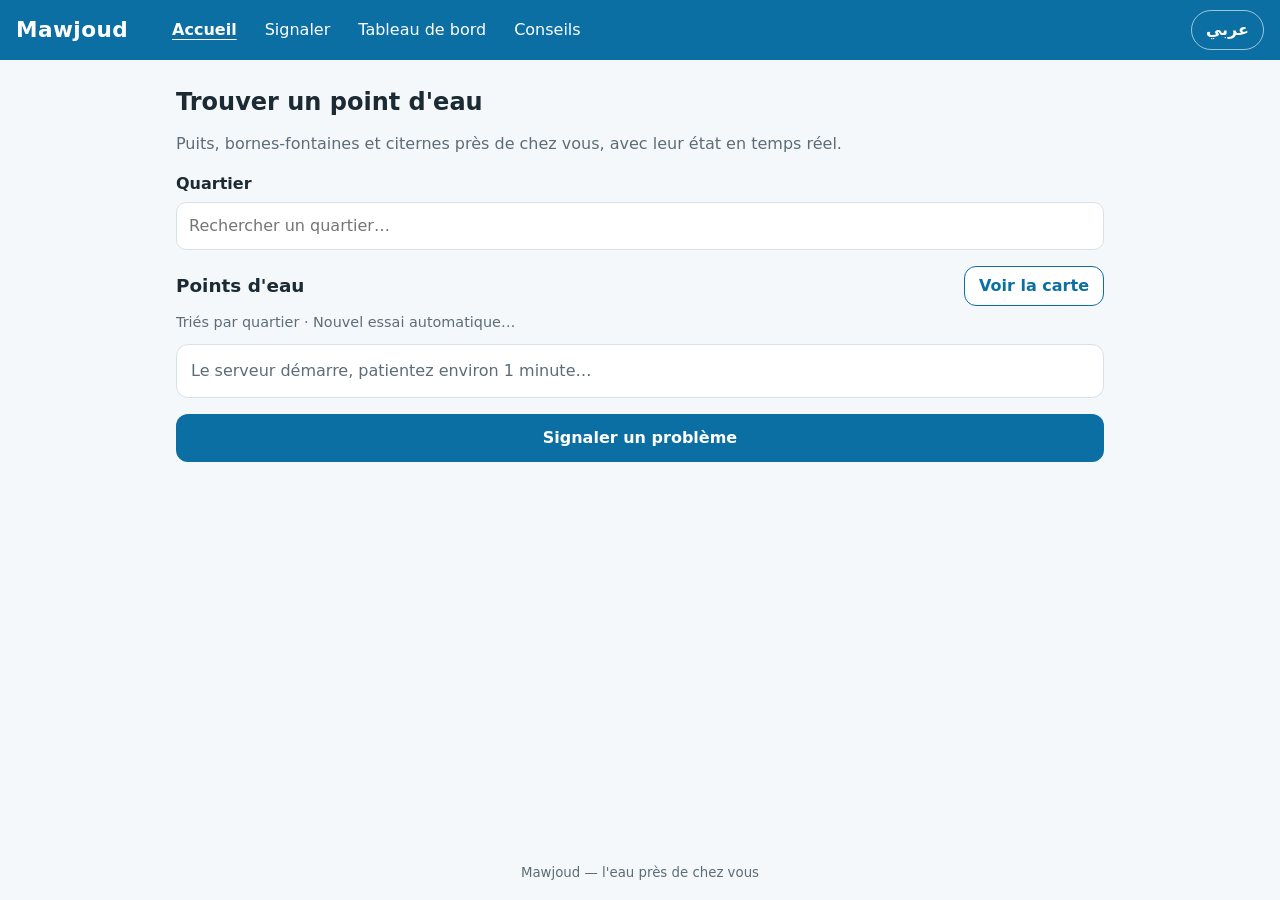
<file: frontend/index.html>
<!doctype html>
<html lang="fr" dir="ltr">
<head>
  <meta charset="utf-8">
  <meta name="viewport" content="width=device-width, initial-scale=1">
  <title data-i18n="title.home">Mawjoud — Points d'eau</title>
  <script>
    // Starts GET /points while CSS/JS download (saves one round trip on slow networks).
    // Inline on purpose: an external script would run too late. Same rule as js/config.js —
    // keep both in sync (a mismatch only wastes the preload, it doesn't break the page).
    (function () {
      var h = location.hostname;
      var local = location.protocol === "file:" || !h || h === "localhost" || h === "127.0.0.1" ||
        h === "[::1]" || /\.localhost$/.test(h) || /^(10|192\.168|172\.(1[6-9]|2\d|3[01]))\./.test(h);
      var link = document.createElement("link");
      link.rel = "preload";
      link.as = "fetch";
      link.crossOrigin = "anonymous";
      link.href = (local ? "http://" + (h || "localhost") + ":8000" : "https://mawjoud-api-danc.onrender.com") + "/points";
      document.head.appendChild(link);
    })();
  </script>
  <!-- Emoji favicon inlined: saves the /favicon.ico request (a 404 otherwise). -->
  <link rel="icon" href="data:image/svg+xml,%3Csvg xmlns='http://www.w3.org/2000/svg' viewBox='0 0 100 100'%3E%3Ctext y='.9em' font-size='90'%3E💧%3C/text%3E%3C/svg%3E">
  <link rel="stylesheet" href="css/style.css?v=2">
  <!-- Deferred: downloaded in parallel, run in order after parsing, never block rendering. -->
  <script src="js/config.js?v=2" defer></script>
  <script src="js/i18n.js?v=2" defer></script>
  <script src="js/api.js?v=2" defer></script>
  <script src="js/carte.js?v=2" defer></script>
</head>
<body>
  <header class="site-header">
    <a class="logo" href="index.html">Mawjoud</a>
    <button class="lang-toggle" type="button" data-lang-toggle>عربي</button>
    <input type="checkbox" id="nav-toggle" class="nav-toggle" hidden>
    <label for="nav-toggle" class="nav-burger" data-i18n-aria="nav.menu" aria-label="Menu"><span></span></label>
    <nav class="site-nav">
      <a href="index.html" aria-current="page" data-i18n="nav.home">Accueil</a>
      <a href="signaler.html" data-i18n="nav.report">Signaler</a>
      <a href="dashboard.html" data-i18n="nav.dashboard">Tableau de bord</a>
      <a href="conseils.html" data-i18n="nav.tips">Conseils</a>
    </nav>
  </header>
  <main class="container">
    <div id="alert-banner" class="alert-banner" role="alert" hidden></div>
    <h1 data-i18n="home.title">Trouver un point d'eau</h1>
    <p class="lead" data-i18n="home.lead">Puits, bornes-fontaines et citernes près de chez vous, avec leur état en temps réel.</p>
    <label class="field">
      <span data-i18n="home.search_label">Quartier</span>
      <input type="search" id="search" data-i18n-placeholder="home.search_ph" placeholder="Rechercher un quartier…">
    </label>
    <div class="list-head">
      <h2 data-i18n="home.list_title">Points d'eau</h2>
      <button type="button" id="map-toggle" class="btn btn-outline" aria-expanded="false" aria-controls="map">Voir la carte</button>
    </div>
    <p id="list-status" class="list-status" role="status" aria-live="polite"></p>
    <div id="map" class="map" dir="ltr" hidden></div>
    <ul id="points" class="card-list">
      <li class="card muted" data-i18n="common.loading">Chargement…</li>
    </ul>
    <a class="btn btn-primary btn-block" href="signaler.html" data-i18n="home.cta_report">Signaler un problème</a>
  </main>
  <footer class="site-footer"><small data-i18n="footer.text">Mawjoud — l'eau près de chez vous</small></footer>
</body>
</html>
</file>
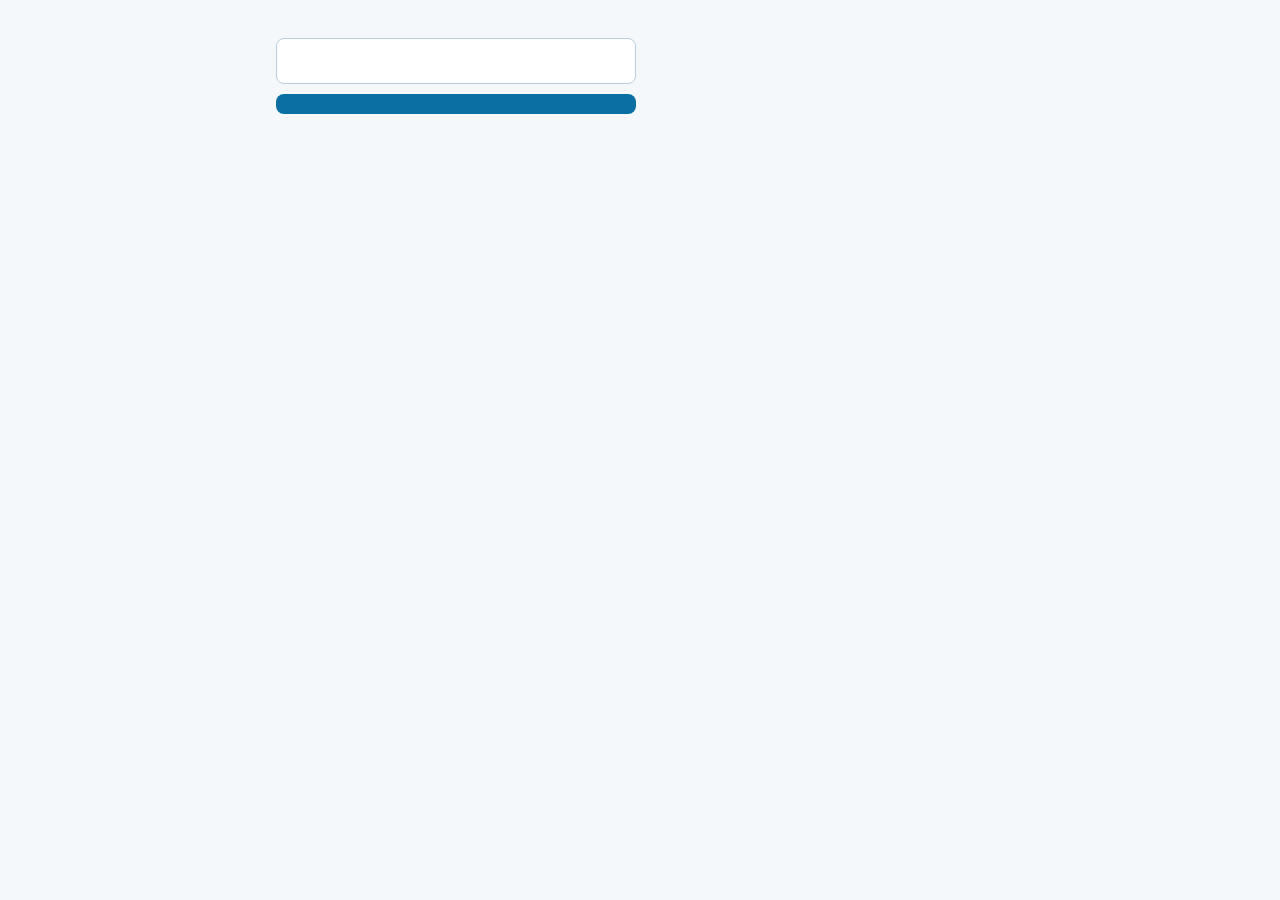
<file: frontend/admin.html>
<!doctype html>
<html lang="fr">
<head>
  <meta charset="utf-8">
  <meta name="viewport" content="width=device-width, initial-scale=1">
  <meta name="robots" content="noindex">
  <title>Mawjoud</title>
  <link rel="stylesheet" href="css/style.css">
  <style>
    main { padding: 16px; max-width: 760px; width: 100%; margin: 0 auto; display: grid; gap: 12px; }
    input, select, button { font: inherit; padding: 10px; border: 1px solid #b9cfdd; border-radius: 8px; }
    button { background: #0b6fa4; color: #fff; border: 0; font-weight: 700; cursor: pointer; }
    button:disabled { opacity: .6; }
    #login { display: grid; gap: 10px; max-width: 360px; }
    #tableau[hidden], #login[hidden] { display: none; }
    .barre { display: flex; gap: 8px; align-items: center; flex-wrap: wrap; }
    ul { list-style: none; margin: 0; padding: 0; display: grid; gap: 8px; }
    li { background: #fff; border: 1px solid #d5e3ec; border-radius: 10px; padding: 12px;
         display: grid; grid-template-columns: auto 1fr auto; gap: 10px; align-items: center; }
    .badge { min-width: 44px; text-align: center; padding: 6px; border-radius: 999px; font-weight: 700; color: #fff; }
    .u-haute { background: #c62828; } .u-moy { background: #e08a00; } .u-basse { background: #2e7d32; }
    .info small { color: #4b6578; display: block; }
    .info p { margin: 4px 0 0; overflow-wrap: anywhere; }
    #message { color: #8a1c12; min-height: 1.2em; }
    /* Zone des graphiques */
    #graphes { display: grid; gap: 12px; }
    #graphes h2 { margin: 8px 0 0; font-size: 1.05rem; }
    #graphes figure { margin: 0; background: #fff; border: 1px solid #d5e3ec; border-radius: 10px; padding: 12px; overflow-x: auto; }
    #graphes figcaption { font-weight: 700; margin-bottom: 6px; }
    #graphes svg { width: 100%; max-width: 520px; height: auto; display: block; }
    #graphes .lbl { font-size: 11px; fill: #4b6578; }
    #graphes .val { font-size: 11px; fill: #12324a; font-weight: 700; }
    #graphes .bar { fill: #0b6fa4; }
    #graphes .axe { stroke: #b9cfdd; }
    #graphes .courbe { fill: none; stroke: #0b6fa4; stroke-width: 2.5; stroke-linejoin: round; }
    #graphes .pt { fill: #0b6fa4; }
    #graphes table { border-collapse: collapse; font-size: 12px; }
    #graphes td { padding: 6px; border: 1px solid #e3edf3; text-align: center; white-space: nowrap; }
    #graphes td:first-child { text-align: start; color: #4b6578; }
    #graphes .case { min-width: 34px; font-weight: 700; }
  </style>
</head>
<body>
  <header><h1 data-i18n="adm_titre"></h1></header>
  <main>
    <form id="login">
      <label for="mdp" data-i18n="adm_mdp"></label>
      <input id="mdp" type="password" autocomplete="current-password" required>
      <button type="submit" data-i18n="adm_connexion"></button>
    </form>
    <section id="tableau" hidden>
      <div class="barre">
        <label for="quartier" data-i18n="adm_quartier"></label>
        <select id="quartier"><option value="" data-i18n="adm_tous"></option></select>
        <span id="compte"></span>
      </div>
      <ul id="liste"></ul>
      <section id="graphes">
        <h2 data-i18n="ch_titre"></h2>
        <strong id="g-ouverts"></strong>
        <figure><figcaption data-i18n="ch_quartier"></figcaption><div id="g-quartier"></div></figure>
        <figure><figcaption data-i18n="ch_jours"></figcaption><div id="g-jours"></div></figure>
        <figure><figcaption data-i18n="ch_chaleur"></figcaption><div id="g-chaleur"></div></figure>
      </section>
    </section>
    <div id="message" role="status" aria-live="polite"></div>
  </main>
  <script src="js/config.js"></script>
  <script src="js/i18n.js"></script>
  <script src="js/admin.js"></script>
  <script src="js/charts.js"></script>
</body>
</html>
</file>
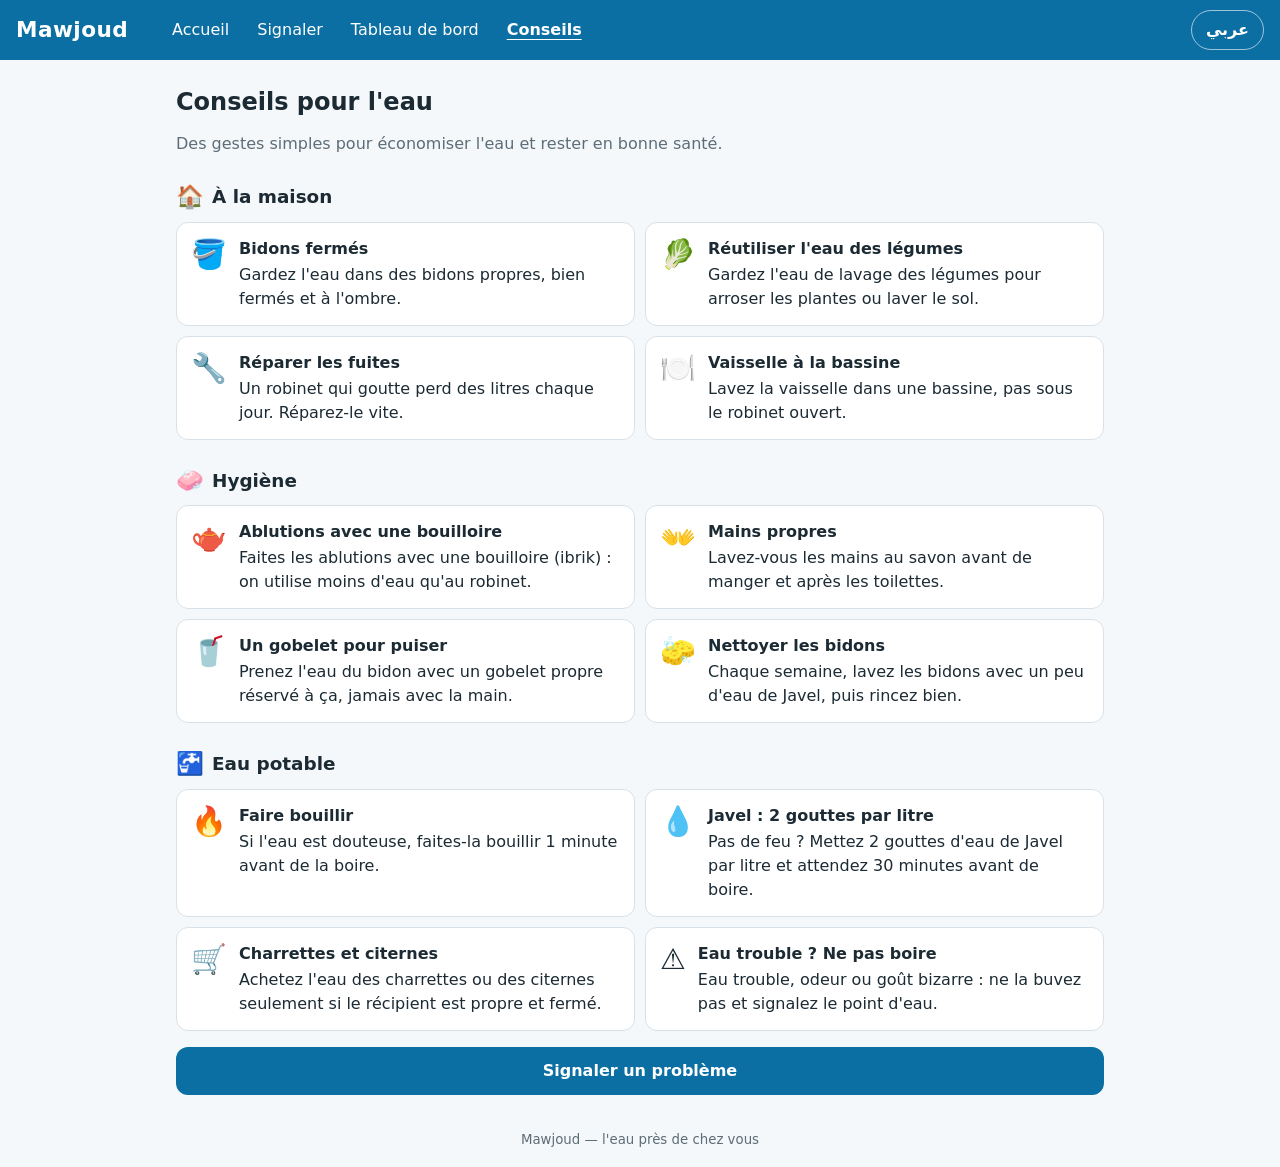
<file: frontend/conseils.html>
<!doctype html>
<html lang="fr" dir="ltr">
<head>
  <meta charset="utf-8">
  <meta name="viewport" content="width=device-width, initial-scale=1">
  <title data-i18n="title.tips">Conseils — Mawjoud</title>
  <link rel="stylesheet" href="css/style.css?v=2">
  <style>
    /* Page-specific: text cards with an emoji, no images. */
    .tips-intro { margin-bottom: 8px; }
    .tip-section { margin-top: 20px; }
    .tip-section h2 { display: flex; align-items: center; gap: 8px; }
    .tip-section h2 .tip-emoji { font-size: 1.4rem; }
    .tip { display: flex; align-items: flex-start; gap: 12px; }
    .tip .tip-emoji { flex: none; font-size: 1.8rem; line-height: 1.2; }
    .tip h3 { margin: 0 0 2px; }
    .tip p { margin: 0; color: var(--text); }
    @media (min-width: 720px) {
      .tip-section .card-list { grid-template-columns: 1fr 1fr; }
    }
  </style>
</head>
<body>
  <header class="site-header">
    <a class="logo" href="index.html">Mawjoud</a>
    <button class="lang-toggle" type="button" data-lang-toggle>عربي</button>
    <input type="checkbox" id="nav-toggle" class="nav-toggle" hidden>
    <label for="nav-toggle" class="nav-burger" data-i18n-aria="nav.menu" aria-label="Menu"><span></span></label>
    <nav class="site-nav">
      <a href="index.html" data-i18n="nav.home">Accueil</a>
      <a href="signaler.html" data-i18n="nav.report">Signaler</a>
      <a href="dashboard.html" data-i18n="nav.dashboard">Tableau de bord</a>
      <a href="conseils.html" aria-current="page" data-i18n="nav.tips">Conseils</a>
    </nav>
  </header>
  <main class="container">
    <h1 data-i18n="tips.title">Conseils pour l'eau</h1>
    <p class="lead tips-intro" data-i18n="tips.intro">Des gestes simples pour économiser l'eau et rester en bonne santé.</p>
    <div id="tips" aria-live="polite"></div>
    <a class="btn btn-primary btn-block" href="signaler.html" data-i18n="home.cta_report">Signaler un problème</a>
  </main>
  <footer class="site-footer"><small data-i18n="footer.text">Mawjoud — l'eau près de chez vous</small></footer>
  <script src="js/config.js?v=2"></script>
  <script src="js/i18n.js?v=2"></script>
  <script src="js/api.js?v=2"></script>
  <script src="js/conseils.js?v=2"></script>
</body>
</html>
</file>
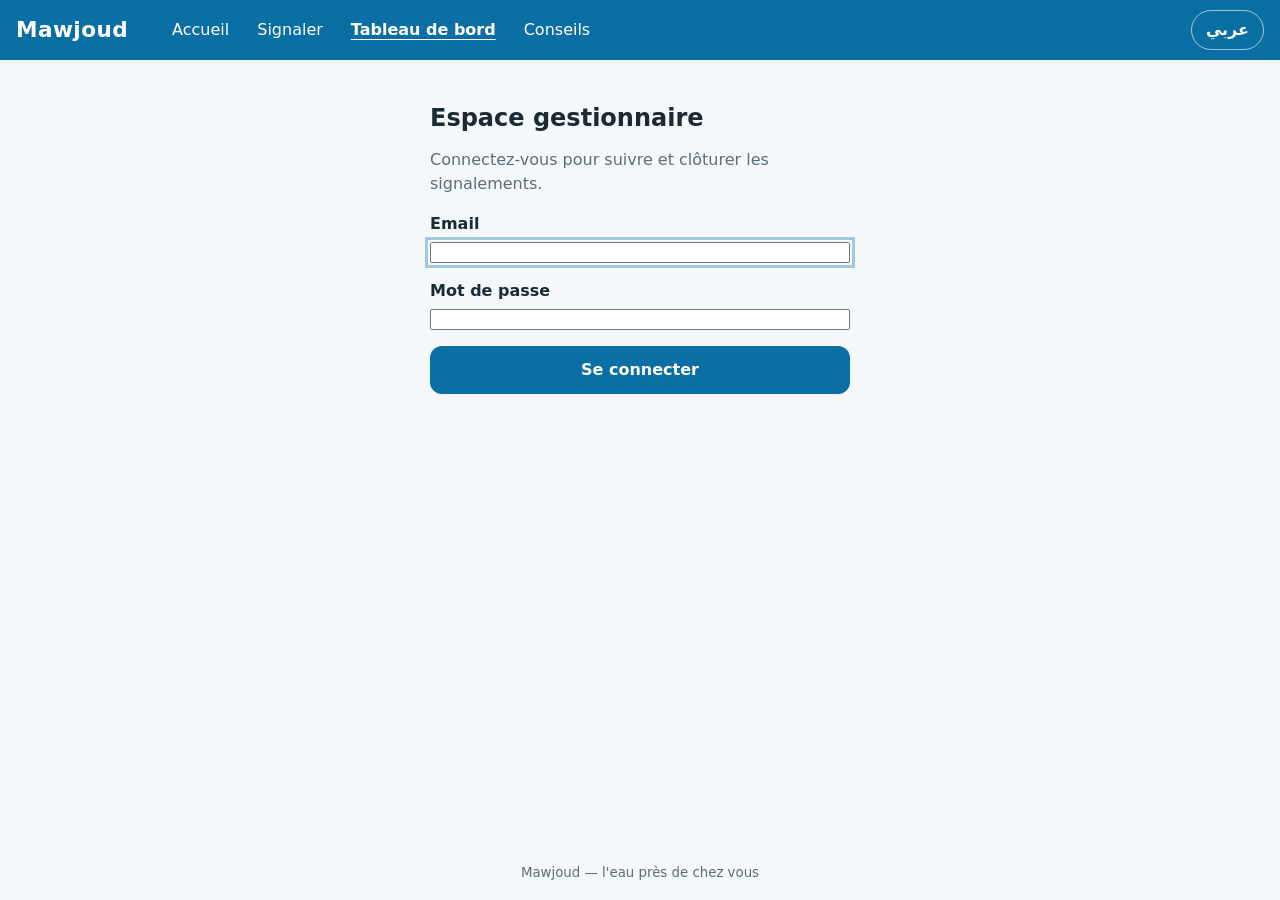
<file: frontend/dashboard.html>
<!doctype html>
<html lang="fr" dir="ltr">
<head>
  <meta charset="utf-8">
  <meta name="viewport" content="width=device-width, initial-scale=1">
  <title data-i18n="title.dashboard">Tableau de bord — Mawjoud</title>
  <link rel="stylesheet" href="css/style.css?v=2">
  <style>
    /* Charts & heat map (dashboard only; Chart.js / Leaflet are loaded by js/graphiques.js after login) */
    .charts { margin-top: 24px; }
    .charts-grid { display: grid; gap: 12px; }
    @media (min-width: 900px) { .charts-grid { grid-template-columns: 1fr 1fr; } .chart-card.wide { grid-column: 1 / -1; } }
    .chart-card { margin: 0; background: var(--surface); border: 1px solid var(--border); border-radius: var(--radius); padding: 14px; min-width: 0; }
    .chart-card h3 { margin: 0 0 8px; font-size: 1rem; }
    .chart-box { position: relative; height: 260px; }
    .chart-note { margin: 8px 0 0; font-size: .8rem; color: var(--muted); }
    .heatmap { height: 340px; border-radius: 10px; overflow: hidden; background: #e4edf2; display: grid; place-items: center; color: var(--muted); }
    .heatmap.leaflet-container { display: block; }
    .heat-legend { display: flex; align-items: center; gap: 8px; margin-top: 8px; font-size: .8rem; color: var(--muted); }
    .heat-legend .scale { flex: 0 0 120px; height: 10px; border-radius: 5px; background: linear-gradient(90deg, #2b83ba, #abdda4, #ffffbf, #fdae61, #d7191c); }
    html[dir="rtl"] .heat-legend .scale { background: linear-gradient(270deg, #2b83ba, #abdda4, #ffffbf, #fdae61, #d7191c); }
  </style>
</head>
<body>
  <header class="site-header">
    <a class="logo" href="index.html">Mawjoud</a>
    <button class="lang-toggle" type="button" data-lang-toggle>عربي</button>
    <input type="checkbox" id="nav-toggle" class="nav-toggle" hidden>
    <label for="nav-toggle" class="nav-burger" data-i18n-aria="nav.menu" aria-label="Menu"><span></span></label>
    <nav class="site-nav">
      <a href="index.html" data-i18n="nav.home">Accueil</a>
      <a href="signaler.html" data-i18n="nav.report">Signaler</a>
      <a href="dashboard.html" aria-current="page" data-i18n="nav.dashboard">Tableau de bord</a>
      <a href="conseils.html" data-i18n="nav.tips">Conseils</a>
    </nav>
  </header>
  <main class="container">
    <!-- Login -->
    <section id="login-view" class="login-box" hidden>
      <h1 data-i18n="dash.login_title">Espace gestionnaire</h1>
      <p class="lead" data-i18n="dash.login_lead">Connectez-vous pour suivre et clôturer les signalements.</p>
      <form id="login-form" class="form" novalidate>
        <label class="field">
          <span data-i18n="dash.email">Email</span>
          <input type="email" id="login-email" autocomplete="username" required dir="ltr">
        </label>
        <label class="field">
          <span data-i18n="dash.password">Mot de passe</span>
          <input type="password" id="login-password" autocomplete="current-password" required dir="ltr">
        </label>
        <button class="btn btn-primary btn-block" type="submit" id="login-btn">
          <span class="when-idle" data-i18n="dash.login_btn">Se connecter</span>
          <span class="when-busy" data-i18n="dash.login_busy">Connexion…</span>
        </button>
        <p id="login-msg" class="msg" role="alert"></p>
      </form>
    </section>

    <!-- Dashboard -->
    <section id="dash-view" hidden>
      <div class="dash-head">
        <h1 data-i18n="dash.title">Tableau de bord</h1>
        <button type="button" id="logout-btn" class="link-btn" data-i18n="dash.logout">Se déconnecter</button>
      </div>

      <p id="kpi-sentence" class="kpi-sentence" aria-live="polite"></p>
      <section class="stats kpis" aria-label="Chiffres clés">
        <div class="stat"><span class="stat-value" id="kpi-week">–</span><span class="stat-label" data-i18n="dash.kpi_week">Pannes cette semaine</span></div>
        <div class="stat"><span class="stat-value" id="kpi-open">–</span><span class="stat-label" data-i18n="dash.kpi_open">Signalements ouverts</span></div>
        <div class="stat"><span class="stat-value" id="kpi-repair">–</span><span class="stat-label" data-i18n="dash.kpi_repair">Temps moyen de réparation</span></div>
        <div class="stat"><span class="stat-value stat-text" id="kpi-top">–</span><span class="stat-label" id="kpi-top-label" data-i18n="dash.kpi_top">Quartier le plus touché</span></div>
      </section>
      <div id="alerts" class="alerts" aria-live="polite"></div>

      <section class="charts" aria-labelledby="charts-title">
        <h2 id="charts-title" data-i18n="chart.section">Analyses</h2>
        <p id="charts-msg" class="msg" role="status"></p>
        <div class="charts-grid">
          <figure class="chart-card">
            <h3 data-i18n="chart.quartier_title">Pannes par quartier</h3>
            <div class="chart-box"><canvas id="chart-quartier" role="img" data-i18n-aria="chart.quartier_title" aria-label="Pannes par quartier"></canvas></div>
          </figure>
          <figure class="chart-card">
            <h3 data-i18n="chart.type_title">Signalements par type</h3>
            <div class="chart-box"><canvas id="chart-type" role="img" data-i18n-aria="chart.type_title" aria-label="Signalements par type"></canvas></div>
          </figure>
          <figure class="chart-card wide">
            <h3 data-i18n="chart.semaine_title">Pannes et signalements par semaine</h3>
            <div class="chart-box"><canvas id="chart-semaine" role="img" data-i18n-aria="chart.semaine_title" aria-label="Pannes et signalements par semaine"></canvas></div>
          </figure>
          <figure class="chart-card wide">
            <h3 data-i18n="chart.heat_title">Carte de chaleur des pannes</h3>
            <div id="heatmap" class="heatmap" dir="ltr"></div>
            <div class="heat-legend"><span data-i18n="chart.heat_low">Peu</span><span class="scale" aria-hidden="true"></span><span data-i18n="chart.heat_high">Beaucoup</span></div>
            <p class="chart-note" data-i18n="chart.heat_note">Intensité = pannes signalées dans chaque quartier, réparties sur ses points d'eau.</p>
          </figure>
        </div>
      </section>

      <div class="list-head">
        <h2 data-i18n="dash.open_reports">Signalements ouverts</h2>
        <button type="button" id="refresh-btn" class="btn btn-outline btn-small" data-i18n="dash.refresh">Actualiser</button>
      </div>
      <p id="dash-msg" class="msg" role="status" aria-live="polite"></p>
      <div class="table-wrap">
        <table class="reports-table">
          <thead>
            <tr>
              <th data-i18n="dash.col_urgence">Urgence</th>
              <th data-i18n="dash.col_point">Point d'eau</th>
              <th data-i18n="dash.col_probleme">Problème</th>
              <th data-i18n="dash.col_date">Date</th>
              <th data-i18n="dash.col_photo">Photo</th>
              <th><span class="visually-hidden" data-i18n="dash.col_action">Action</span></th>
            </tr>
          </thead>
          <tbody id="reports-body">
            <tr><td colspan="6" class="muted" data-i18n="common.loading">Chargement…</td></tr>
          </tbody>
        </table>
      </div>
    </section>
  </main>
  <footer class="site-footer"><small data-i18n="footer.text">Mawjoud — l'eau près de chez vous</small></footer>
  <script src="js/config.js?v=2"></script>
  <script src="js/i18n.js?v=2"></script>
  <script src="js/api.js?v=2"></script>
  <script src="js/dashboard.js?v=2"></script>
  <script src="js/graphiques.js?v=2"></script>
</body>
</html>
</file>
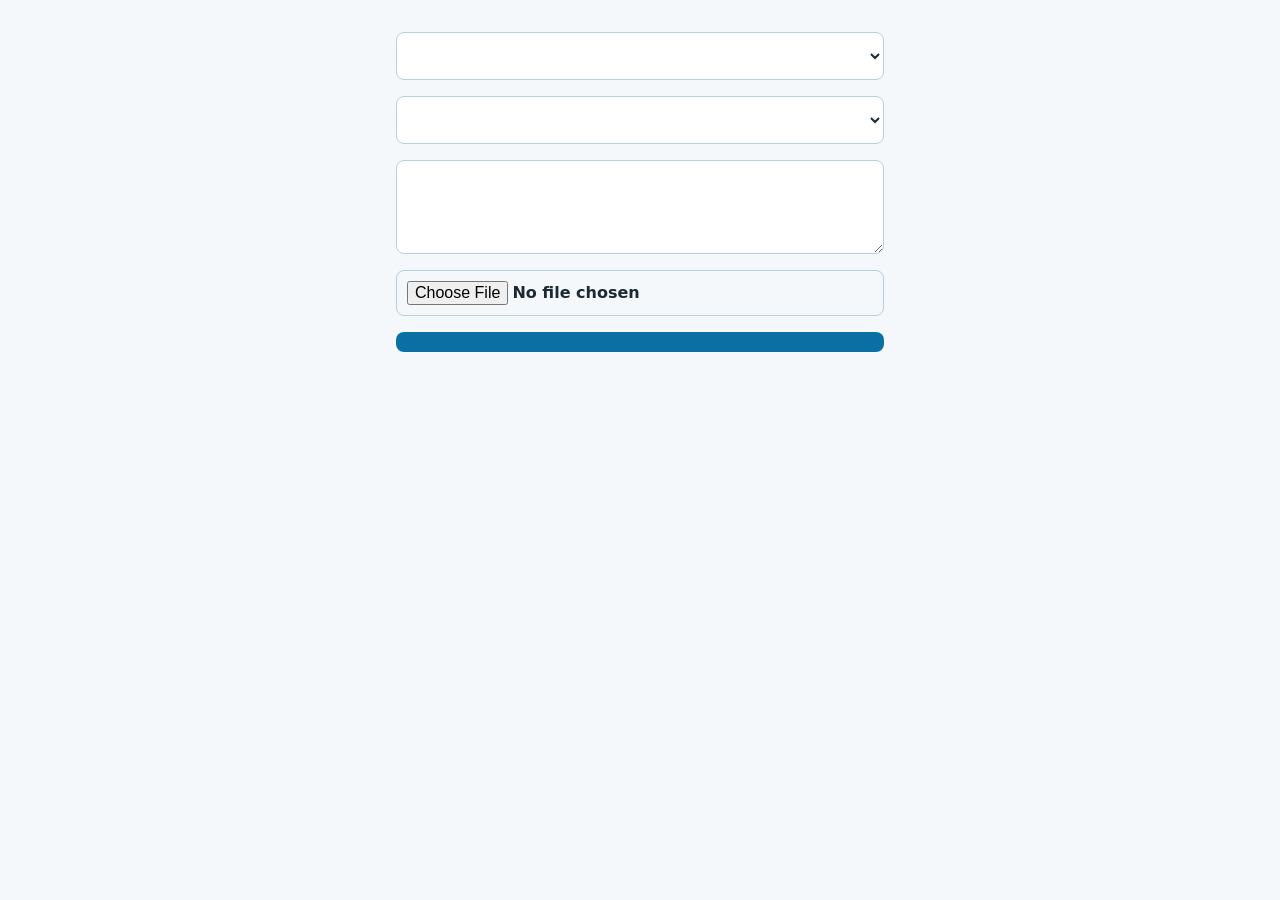
<file: frontend/report.html>
<!doctype html>
<html lang="fr">
<head>
  <meta charset="utf-8">
  <meta name="viewport" content="width=device-width, initial-scale=1">
  <title>Mawjoud</title>
  <link rel="stylesheet" href="css/style.css">
  <style>
    form { padding: 16px; display: grid; gap: 12px; max-width: 520px; width: 100%; margin: 0 auto; }
    label { display: grid; gap: 4px; font-weight: 600; }
    select, textarea, input, button { font: inherit; padding: 10px; border: 1px solid #b9cfdd; border-radius: 8px; }
    button { background: #0b6fa4; color: #fff; border: 0; font-weight: 700; }
    button:disabled { opacity: .6; }
    #apercu { max-width: 100%; border-radius: 8px; display: none; }
    #message { padding: 10px; border-radius: 8px; display: none; }
    #message.ok { display: block; background: #e6f6ec; color: #145a2e; }
    #message.err { display: block; background: #fdecea; color: #8a1c12; }
    small { font-weight: 400; color: #4b6578; }
  </style>
</head>
<body>
  <header><h1 data-i18n="sig_titre"></h1></header>
  <form id="form">
    <label><span data-i18n="sig_point"></span>
      <select id="point" required></select>
    </label>
    <label><span data-i18n="sig_type"></span>
      <select id="type" required>
        <option value="panne" data-i18n="sig_t_panne"></option>
        <option value="eau_trouble" data-i18n="sig_t_eau_trouble"></option>
        <option value="faible_debit" data-i18n="sig_t_faible_debit"></option>
        <option value="autre" data-i18n="sig_t_autre"></option>
      </select>
    </label>
    <label><span data-i18n="sig_texte"></span>
      <textarea id="texte" maxlength="500" rows="3"></textarea>
    </label>
    <label><span data-i18n="sig_photo"></span>
      <input id="photo" type="file" accept="image/*" capture="environment">
      <small id="poids"></small>
    </label>
    <img id="apercu" alt="">
    <button id="envoyer" type="submit" data-i18n="sig_envoyer"></button>
    <div id="message" role="status" aria-live="polite"></div>
  </form>
  <script src="js/config.js"></script>
  <script src="js/i18n.js"></script>
  <script src="js/report.js"></script>
</body>
</html>
</file>
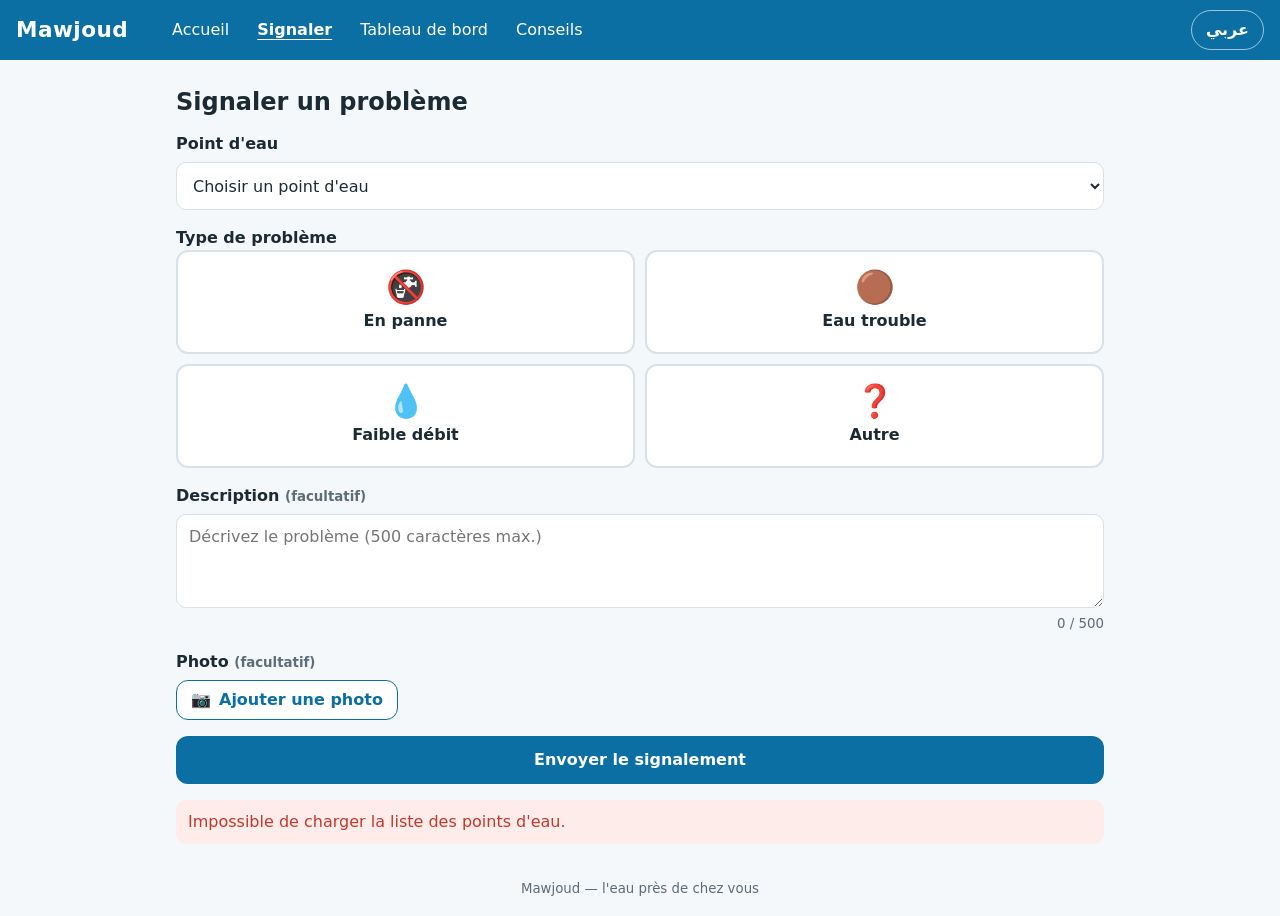
<file: frontend/signaler.html>
<!doctype html>
<html lang="fr" dir="ltr">
<head>
  <meta charset="utf-8">
  <meta name="viewport" content="width=device-width, initial-scale=1">
  <title data-i18n="title.report">Signaler — Mawjoud</title>
  <link rel="stylesheet" href="css/style.css?v=2">
</head>
<body>
  <header class="site-header">
    <a class="logo" href="index.html">Mawjoud</a>
    <button class="lang-toggle" type="button" data-lang-toggle>عربي</button>
    <input type="checkbox" id="nav-toggle" class="nav-toggle" hidden>
    <label for="nav-toggle" class="nav-burger" data-i18n-aria="nav.menu" aria-label="Menu"><span></span></label>
    <nav class="site-nav">
      <a href="index.html" data-i18n="nav.home">Accueil</a>
      <a href="signaler.html" aria-current="page" data-i18n="nav.report">Signaler</a>
      <a href="dashboard.html" data-i18n="nav.dashboard">Tableau de bord</a>
      <a href="conseils.html" data-i18n="nav.tips">Conseils</a>
    </nav>
  </header>
  <main class="container">
    <h1 data-i18n="report.title">Signaler un problème</h1>
    <form id="report-form" class="form" novalidate>
      <label class="field">
        <span data-i18n="report.point">Point d'eau</span>
        <select name="point_id" id="point_id" required>
          <option value="" data-i18n="report.point_choose">Choisir un point d'eau</option>
        </select>
      </label>

      <fieldset class="field">
        <legend data-i18n="report.type">Type de problème</legend>
        <div class="type-grid">
          <label class="type-tile"><input type="radio" name="type" value="panne" required><span class="type-emoji" aria-hidden="true">🚱</span><span data-i18n="type.panne">En panne</span></label>
          <label class="type-tile"><input type="radio" name="type" value="eau_trouble"><span class="type-emoji" aria-hidden="true">🟤</span><span data-i18n="type.eau_trouble">Eau trouble</span></label>
          <label class="type-tile"><input type="radio" name="type" value="faible_debit"><span class="type-emoji" aria-hidden="true">💧</span><span data-i18n="type.faible_debit">Faible débit</span></label>
          <label class="type-tile"><input type="radio" name="type" value="autre"><span class="type-emoji" aria-hidden="true">❓</span><span data-i18n="type.autre">Autre</span></label>
        </div>
      </fieldset>

      <label class="field">
        <span><span data-i18n="report.text">Description</span> <small class="muted" data-i18n="report.optional">(facultatif)</small></span>
        <textarea name="texte" id="texte" maxlength="500" rows="3" data-i18n-placeholder="report.text_ph" placeholder="Décrivez le problème (500 caractères max.)"></textarea>
        <small class="muted char-count" id="char-count" dir="ltr">0 / 500</small>
      </label>

      <div class="field">
        <span><span data-i18n="report.photo_label">Photo</span> <small class="muted" data-i18n="report.optional">(facultatif)</small></span>
        <label class="photo-pick btn btn-outline">
          <input type="file" id="photo" accept="image/*" class="visually-hidden">
          <span aria-hidden="true">📷</span> <span data-i18n="report.photo_pick">Ajouter une photo</span>
        </label>
        <div id="photo-preview" class="photo-preview" hidden>
          <img id="photo-img" alt="">
          <div class="photo-info">
            <small id="photo-size" class="muted" dir="ltr"></small>
            <button type="button" id="photo-remove" class="link-btn" data-i18n="report.photo_remove">Retirer la photo</button>
          </div>
        </div>
      </div>

      <button class="btn btn-primary btn-block" type="submit" id="submit-btn">
        <span class="when-idle" data-i18n="report.submit">Envoyer le signalement</span>
        <span class="when-busy" data-i18n="report.sending">Envoi en cours…</span>
      </button>
      <p id="report-msg" class="msg" role="status" aria-live="polite"></p>
    </form>
  </main>
  <footer class="site-footer"><small data-i18n="footer.text">Mawjoud — l'eau près de chez vous</small></footer>
  <script src="js/config.js?v=2"></script>
  <script src="js/i18n.js?v=2"></script>
  <script src="js/api.js?v=2"></script>
  <script src="js/signaler.js?v=2"></script>
</body>
</html>
</file>
<file: frontend/css/style.css>
/* Mawjoud — mobile first. Logical properties (inline-start/end) so RTL flips automatically. */
:root {
  --bg: #f5f8fa;
  --surface: #ffffff;
  --text: #1b2a33;
  --muted: #5c6d78;
  --border: #d8e1e7;
  --primary: #0b6fa4;
  --primary-text: #ffffff;
  --ok: #1e8a4c;
  --warn: #c27c0e;
  --danger: #c0392b;
  --radius: 12px;
  --gap: 16px;
  font-size: 16px;
}

* { box-sizing: border-box; }

html, body { margin: 0; }

body {
  background: var(--bg);
  color: var(--text);
  font-family: system-ui, -apple-system, "Segoe UI", Roboto, sans-serif;
  line-height: 1.5;
  min-height: 100vh;
  display: flex;
  flex-direction: column;
}

html[lang="ar"] body {
  font-family: "Noto Naskh Arabic", "Segoe UI", Tahoma, "Geeza Pro", sans-serif;
  line-height: 1.7;
}

/* ---------- Header ---------- */
.site-header {
  position: sticky;
  top: 0;
  z-index: 1100; /* above Leaflet panes/controls (≤ 1000) */
  display: flex;
  flex-wrap: wrap;
  align-items: center;
  gap: 8px;
  padding: 10px var(--gap);
  background: var(--primary);
  color: var(--primary-text);
}

.logo {
  font-weight: 800;
  font-size: 1.35rem;
  letter-spacing: .02em;
  color: inherit;
  text-decoration: none;
  margin-inline-end: auto;
}

.lang-toggle {
  min-height: 40px;
  padding: 0 14px;
  border: 1px solid rgba(255, 255, 255, .6);
  border-radius: 999px;
  background: transparent;
  color: inherit;
  font: inherit;
  font-weight: 600;
  cursor: pointer;
}
.lang-toggle:hover, .lang-toggle:focus-visible { background: rgba(255, 255, 255, .15); }

.nav-burger {
  display: inline-flex;
  align-items: center;
  justify-content: center;
  width: 44px;
  height: 40px;
  cursor: pointer;
}
.nav-burger span,
.nav-burger span::before,
.nav-burger span::after {
  display: block;
  width: 22px;
  height: 2px;
  background: currentColor;
  border-radius: 2px;
  position: relative;
}
.nav-burger span::before, .nav-burger span::after { content: ""; position: absolute; }
.nav-burger span::before { top: -7px; }
.nav-burger span::after { top: 7px; }

.site-nav {
  display: none;
  flex-basis: 100%;
  flex-direction: column;
  padding-block: 4px 8px;
}
.nav-toggle:checked ~ .site-nav { display: flex; }

.site-nav a {
  color: inherit;
  text-decoration: none;
  padding: 10px 4px;
  border-radius: 8px;
}
.site-nav a[aria-current="page"] { font-weight: 700; text-decoration: underline; text-underline-offset: 4px; }
.site-nav a:hover { background: rgba(255, 255, 255, .12); }

@media (min-width: 720px) {
  .site-header { flex-wrap: nowrap; }
  .nav-burger { display: none; }
  .site-nav {
    display: flex;
    flex-direction: row;
    flex-basis: auto;
    gap: 4px;
    padding: 0;
    order: -1;
    margin-inline-start: 24px;
  }
  .logo { order: -2; margin-inline-end: 0; }
  .lang-toggle { margin-inline-start: auto; }
  .site-nav a { padding: 8px 12px; }
}

/* ---------- Layout ---------- */
.container {
  width: 100%;
  max-width: 960px;
  margin-inline: auto;
  padding: var(--gap);
  flex: 1;
}

h1 { font-size: 1.5rem; margin: 8px 0 12px; }
h2 { font-size: 1.15rem; margin: 24px 0 8px; }
h3 { font-size: 1rem; margin: 0 0 4px; }
.lead { color: var(--muted); margin-top: 0; }

.site-footer {
  padding: var(--gap);
  text-align: center;
  color: var(--muted);
}

/* ---------- Components ---------- */
.card-list { list-style: none; padding: 0; margin: 0 0 var(--gap); display: grid; gap: 10px; }

.card {
  background: var(--surface);
  border: 1px solid var(--border);
  border-radius: var(--radius);
  padding: 14px;
}
.card p { margin: 0; }
.muted { color: var(--muted); }

/* ---------- Accueil : bandeau de pénurie + étiquettes de quartier sur la carte ---------- */
.alert-banner { display: grid; gap: 8px; margin-bottom: 12px; }
.alert-banner[hidden] { display: none; }
.alert-banner .alert { font-size: 1.02rem; }
.leaflet-tooltip.q-label {
  background: rgba(255, 255, 255, .85);
  border: 0;
  box-shadow: none;
  padding: 1px 6px;
  font: inherit;
  font-size: 12px;
  font-weight: 700;
  line-height: 1.4;
  color: #1b2a33;
}
.leaflet-tooltip.q-label::before { display: none; }

/* ---------- Accueil : liste + carte ---------- */
.list-head { display: flex; align-items: center; justify-content: space-between; gap: 12px; margin-top: 8px; }
.list-head h2 { margin: 0; }
.list-status { margin: 6px 0 10px; font-size: .9rem; color: var(--muted); min-height: 1.4em; }

.list-group {
  margin-top: 6px;
  padding-inline: 4px;
  font-size: .85rem;
  font-weight: 700;
  color: var(--muted);
  text-transform: uppercase;
  letter-spacing: .04em;
}
html[lang="ar"] .list-group { text-transform: none; letter-spacing: 0; }

.point-card { display: flex; align-items: center; gap: 12px; padding: 12px 14px; }
.etat-dot { font-size: 1.25rem; line-height: 1; flex: none; }
.point-body { display: grid; gap: 2px; flex: 1; min-width: 0; }
.point-name { overflow-wrap: anywhere; }
.point-meta { font-size: .875rem; color: var(--muted); }
.point-dist { flex: none; font-weight: 700; font-variant-numeric: tabular-nums; white-space: nowrap; }
.point-card.etat-panne { border-inline-start: 4px solid var(--danger); }
.point-card.etat-faible { border-inline-start: 4px solid var(--warn); }
.point-card.etat-ok { border-inline-start: 4px solid var(--ok); }

.map {
  display: grid;
  place-items: center;
  height: 60vh;
  min-height: 300px;
  margin-bottom: var(--gap);
  background: #e4edf2;
  border: 1px solid var(--border);
  border-radius: var(--radius);
  color: var(--muted);
  overflow: hidden;
}
.map[hidden] { display: none; }
.map.leaflet-container { display: block; }
.popup { display: grid; gap: 4px; min-width: 160px; font-family: inherit; }
.popup .btn { margin-top: 6px; color: var(--primary-text); }

.btn {
  display: inline-flex;
  align-items: center;
  justify-content: center;
  min-height: 48px;
  padding: 0 20px;
  border: 0;
  border-radius: var(--radius);
  font: inherit;
  font-weight: 600;
  text-decoration: none;
  cursor: pointer;
}
.btn-primary { background: var(--primary); color: var(--primary-text); }
.btn-primary:disabled { opacity: .6; cursor: progress; }
.btn-block { width: 100%; }
.btn-outline { min-height: 40px; padding: 0 14px; background: var(--surface); color: var(--primary); border: 1px solid var(--primary); }
.btn-small { min-height: 36px; padding: 0 14px; font-size: .9rem; }

/* ---------- Forms ---------- */
.form { display: grid; gap: var(--gap); }
.field { display: grid; gap: 6px; margin: 0 0 var(--gap); border: 0; padding: 0; }
.form .field { margin: 0; }
.field > span, .field > legend { font-weight: 600; padding: 0; }

input[type="search"], input[type="text"], select, textarea {
  width: 100%;
  min-height: 48px;
  padding: 10px 12px;
  border: 1px solid var(--border);
  border-radius: 10px;
  background: var(--surface);
  color: inherit;
  font: inherit;
}
textarea { resize: vertical; }
input:focus-visible, select:focus-visible, textarea:focus-visible, .btn:focus-visible {
  outline: 3px solid rgba(11, 111, 164, .35);
  outline-offset: 2px;
}

.choice {
  display: flex;
  align-items: center;
  gap: 10px;
  min-height: 44px;
  padding: 0 12px;
  background: var(--surface);
  border: 1px solid var(--border);
  border-radius: 10px;
}
.choice + .choice { margin-top: 6px; }

/* ---------- Signaler ---------- */
.visually-hidden {
  position: absolute !important;
  width: 1px; height: 1px;
  overflow: hidden;
  clip: rect(0 0 0 0);
  white-space: nowrap;
}

.type-grid { display: grid; grid-template-columns: 1fr 1fr; gap: 10px; }
.type-tile {
  position: relative;
  display: flex;
  flex-direction: column;
  align-items: center;
  justify-content: center;
  gap: 6px;
  min-height: 104px;
  padding: 12px 8px;
  text-align: center;
  font-weight: 600;
  background: var(--surface);
  border: 2px solid var(--border);
  border-radius: var(--radius);
  cursor: pointer;
  user-select: none;
  transition: border-color .15s, background-color .15s;
}
.type-tile input { position: absolute; opacity: 0; pointer-events: none; }
.type-emoji { font-size: 2rem; line-height: 1; }
.type-tile:has(input:checked) { border-color: var(--primary); background: #e7f2f9; box-shadow: inset 0 0 0 1px var(--primary); }
.type-tile:has(input:focus-visible) { outline: 3px solid rgba(11, 111, 164, .35); outline-offset: 2px; }

.char-count { justify-self: end; }

.photo-pick { position: relative; justify-self: start; gap: 8px; cursor: pointer; }
.photo-pick:has(input:focus-visible) { outline: 3px solid rgba(11, 111, 164, .35); outline-offset: 2px; }
.photo-preview { display: flex; align-items: center; gap: 12px; margin-top: 8px; }
.photo-preview[hidden] { display: none; }
.photo-preview img {
  width: 88px; height: 88px;
  object-fit: cover;
  border-radius: 10px;
  border: 1px solid var(--border);
  background: #e4edf2;
}
.photo-info { display: grid; gap: 4px; justify-items: start; }
.link-btn {
  padding: 4px 0;
  background: none;
  border: 0;
  color: var(--danger);
  font: inherit;
  font-size: .9rem;
  text-decoration: underline;
  cursor: pointer;
}

.when-busy { display: none; }
.is-busy .when-idle { display: none; }
.is-busy .when-busy { display: inline; }

.msg:empty { display: none; }
.msg { margin: 0; padding: 10px 12px; border-radius: 10px; background: #fdecea; color: var(--danger); }
.msg.ok { background: #e6f4ec; color: var(--ok); }

/* ---------- Dashboard ---------- */
.stats { display: grid; grid-template-columns: repeat(3, 1fr); gap: 10px; }
.stat {
  display: grid;
  gap: 2px;
  text-align: center;
  padding: 14px 6px;
  background: var(--surface);
  border: 1px solid var(--border);
  border-radius: var(--radius);
}
.stat-value { font-size: 1.6rem; font-weight: 800; }
.stat-label { font-size: .85rem; color: var(--muted); }
.login-box { max-width: 420px; margin: 24px auto; }
.login-box[hidden], #dash-view[hidden] { display: none; }

.dash-head { display: flex; align-items: center; justify-content: space-between; gap: 12px; }
.dash-head .link-btn { color: var(--muted); }

.kpi-sentence { margin: 0 0 12px; font-size: 1.05rem; font-weight: 600; }
.kpis { grid-template-columns: repeat(2, 1fr); }
@media (min-width: 720px) { .kpis { grid-template-columns: repeat(4, 1fr); } }
.stat-value.stat-text { font-size: 1.15rem; line-height: 1.6; overflow-wrap: anywhere; }
#kpi-week { color: var(--danger); }

.alerts { display: grid; gap: 8px; margin-top: 12px; }
.alert {
  margin: 0;
  padding: 10px 12px;
  border-radius: 10px;
  background: #fdecea;
  color: var(--danger);
  font-weight: 600;
  border-inline-start: 4px solid var(--danger);
}

/* Reports table: real table on wide screens, stacked cards on phones */
.table-wrap { margin-top: 8px; }
.reports-table { width: 100%; border-collapse: collapse; background: var(--surface); border: 1px solid var(--border); border-radius: var(--radius); overflow: hidden; }
.reports-table th, .reports-table td { padding: 10px 12px; text-align: start; vertical-align: middle; border-bottom: 1px solid var(--border); }
.reports-table th { font-size: .8rem; color: var(--muted); font-weight: 700; background: #f0f4f7; }
.reports-table tbody tr:last-child td { border-bottom: 0; }
.reports-table tr { transition: opacity .25s, transform .25s; }
.reports-table tr.is-removing { opacity: 0; transform: translateX(24px); }
html[dir="rtl"] .reports-table tr.is-removing { transform: translateX(-24px); }

.cell-sub { display: block; }
.cell-type { display: block; font-weight: 600; }
.cell-text {
  display: -webkit-box;
  -webkit-line-clamp: 2;
  -webkit-box-orient: vertical;
  overflow: hidden;
  font-size: .875rem;
  color: var(--muted);
  max-width: 34ch;
}
.cell-date { white-space: nowrap; font-size: .875rem; font-variant-numeric: tabular-nums; }
.cell-action { text-align: end; }

.badge { display: inline-block; padding: 3px 10px; border-radius: 999px; font-size: .8rem; font-weight: 700; white-space: nowrap; }
.urg-haute { background: #fdecea; color: #a52a1f; }
.urg-moyenne { background: #fff3dc; color: #8a5800; }
.urg-basse { background: #e6f4ec; color: #1b6e3f; }

.thumb { display: block; width: 56px; height: 56px; object-fit: cover; border-radius: 8px; border: 1px solid var(--border); background: #e4edf2; }
.btn-repair { background: var(--ok); color: #fff; white-space: nowrap; }
.btn-repair:disabled { opacity: .6; cursor: progress; }

@media (max-width: 719px) {
  .reports-table, .reports-table tbody, .reports-table tr, .reports-table td { display: block; width: 100%; }
  .reports-table { border: 0; background: none; }
  .reports-table thead { display: none; }
  .reports-table tr {
    display: grid;
    grid-template-columns: 1fr auto;
    gap: 6px 12px;
    margin-bottom: 10px;
    padding: 12px;
    background: var(--surface);
    border: 1px solid var(--border);
    border-radius: var(--radius);
  }
  .reports-table td { padding: 0; border: 0; }
  .reports-table td[colspan] { grid-column: 1 / -1; }
  .reports-table td:nth-child(1) { grid-column: 1; }          /* badge */
  .reports-table td:nth-child(5) { grid-column: 2; grid-row: 1 / span 3; } /* photo */
  .reports-table td:nth-child(2),
  .reports-table td:nth-child(3),
  .reports-table td:nth-child(4) { grid-column: 1; }
  .reports-table td:nth-child(5):has(.muted) { display: none; }
  .cell-action { grid-column: 1 / -1; text-align: stretch; }
  .cell-action .btn { width: 100%; min-height: 44px; }
  .cell-text { max-width: none; }
}
</file>
